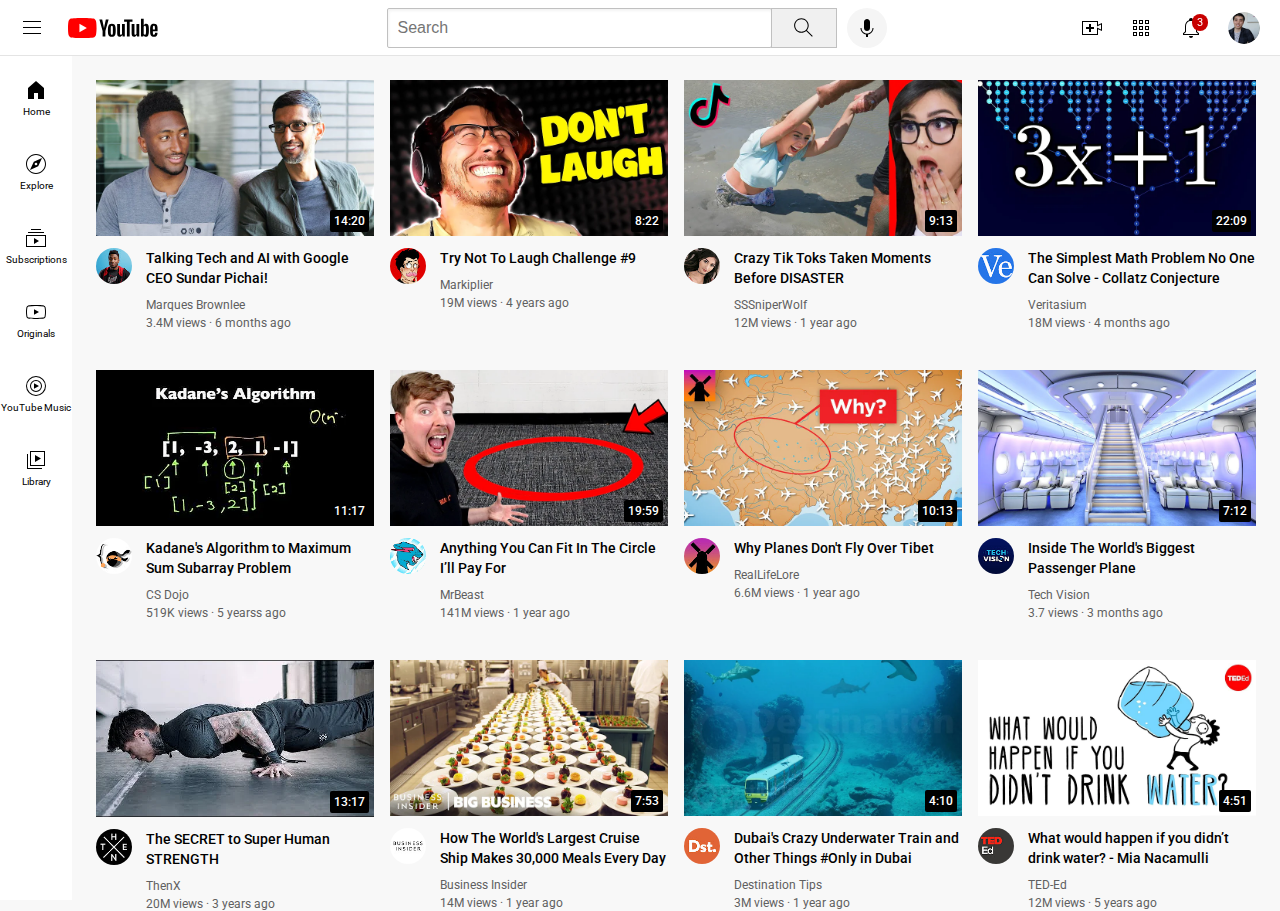
<file: index.html>
<!DOCTYPE html>
<html>

<head>
  <title>YouTube.com Clone</title>
  <link rel="preconnect" href="https://fonts.googleapis.com">
  <link rel="preconnect" href="https://fonts.gstatic.com" crossorigin>
  <link href="https://fonts.googleapis.com/css2?family=Roboto:wght@500;700&display=swap" rel="stylesheet">
  <link rel="stylesheet" href="styles/video.css">
  <link rel="stylesheet" href="styles/header.css">
  <link rel="stylesheet" href="styles/general.css">
  <link rel="stylesheet" href="styles/sidebar.css">
  <!-- <link rel="stylesheet" href="styles/sidebar.css"> -->

</head>

<body>

  <header class="header">
    <div class="left-section">
      <img class="hamburger-menu" src="icons/hamburger-menu.svg" alt="">
      <img class="youtube-logo" src="icons/youtube-logo.svg" alt="">
    </div>

    <div class="middle-section">

      <input class="search-bar" type="text" placeholder="Search">

      <button class="search-button">
        <img class="search-icon" src="icons/search.svg" alt="">
        <div class="tooltip">
          Search
        </div>
      </button>

      <button class="voice-search-button">
        <img class="voice-search-icon" src="icons/voice-search-icon.svg" alt="">
        <div class="tooltip">
          Search with your voice
        </div>
      </button>

    </div>

    <div class="right-section">

      <div class="upload-icon-container">
        <img class="upload-icon" src="icons/upload.svg" alt="">
        <div class="tooltip">
          Create
        </div>
      </div>

      <div class="youtube-apps-icon-container">
        <img class="youtube-apps-icon" src="icons/youtube-apps.svg" alt="">
        <div class="tooltip">
          YouTube Apps
        </div>
      </div>



      <div class="notifications-icon-container">
        <img class="notifications-icon" src="icons/notifications.svg" alt="">
        <div class="notifications-count">3</div>
        <div class="tooltip">
          Notifications
        </div>
      </div>

      <img class="current-user-picture" src="channel-pictures/my-channel.jpeg" alt="">

    </div>
  </header>

  <nav class="sidebar">
    <div class="sidebar-link">
      <img src="icons/home.svg" alt="">
      <div>Home</div>
    </div>
    <div class="sidebar-link">
      <img src="icons/explore.svg" alt="">
      <div>Explore</div>
    </div>
    <div class="sidebar-link">
      <img src="icons/subscriptions.svg" alt="">
      <div>Subscriptions</div>
    </div>
    <div class="sidebar-link">
      <img src="icons/originals.svg" alt="">
      <div>Originals</div>
    </div>
    <div class="sidebar-link">
      <img src="icons/youtube-music.svg" alt="">
      <div>YouTube Music</div>
    </div>
    <div class="sidebar-link">
      <img src="icons/library.svg" alt="">
      <div>Library</div>
    </div>
  </nav>

  <main>
    <section class="video-grid">
      <div class="video-preview">

        <div class="thumbnail-row">
          <img class="thumbnail" src="thumbnails/thumbnail-1.webp" alt="">
          <div class="video-time">14:20</div>
        </div>

        <div class="video-info-grid">

          <div class="channel-picture">
            <img class="profile-picture" src="channel-pictures/channel-1.jpeg" alt="">
          </div>

          <div class="video-info">
            <p class="video-title">
              Talking Tech and AI with Google CEO Sundar Pichai!
            </p>

            <p class="video-author">
              Marques Brownlee
            </p>

            <p class="video-stats">
              3.4M views &#183; 6 months ago
            </p>
          </div>

        </div>

      </div>

      <div class="video-preview">

        <div class="thumbnail-row">
          <img class="thumbnail" src="thumbnails/thumbnail-2.webp" alt="">
          <div class="video-time">8:22</div>
        </div>

        <div class="video-info-grid">

          <div class="channel-picture">
            <img class="profile-picture" src="channel-pictures/channel-2.jpeg" alt="">
          </div>

          <div class="video-info">
            <p class="video-title">
              Try Not To Laugh Challenge #9
            </p>

            <p class="video-author">
              Markiplier
            </p>

            <p class="video-stats">
              19M views &#183; 4 years ago
            </p>
          </div>

        </div>

      </div>

      <div class="video-preview">

        <div class="thumbnail-row">
          <img class="thumbnail" src="thumbnails/thumbnail-3.webp" alt="">
          <div class="video-time">9:13</div>
        </div>

        <div class="video-info-grid">

          <div class="channel-picture">
            <img class="profile-picture" src="channel-pictures/channel-3.jpeg" alt="">
          </div>

          <div class="video-info">
            <p class="video-title">
              Crazy Tik Toks Taken Moments Before DISASTER
            </p>

            <p class="video-author">
              SSSniperWolf
            </p>

            <p class="video-stats">
              12M views &#183; 1 year ago
            </p>
          </div>

        </div>

      </div>

      <div class="video-preview">

        <div class="thumbnail-row">
          <img class="thumbnail" src="thumbnails/thumbnail-4.webp" alt="">
          <div class="video-time">22:09</div>
        </div>

        <div class="video-info-grid">

          <div class="channel-picture">
            <img class="profile-picture" src="channel-pictures/channel-4.jpeg" alt="">
          </div>

          <div class="video-info">
            <p class="video-title">

              The Simplest Math Problem No One Can Solve - Collatz Conjecture
            </p>

            <p class="video-author">
              Veritasium
            </p>

            <p class="video-stats">
              18M views &#183; 4 months ago
            </p>
          </div>

        </div>

      </div>

      <div class="video-preview">

        <div class="thumbnail-row">
          <img class="thumbnail" src="thumbnails/thumbnail-5.webp" alt="">
          <div class="video-time">11:17</div>
        </div>

        <div class="video-info-grid">

          <div class="channel-picture">
            <img class="profile-picture" src="channel-pictures/channel-5.jpeg" alt="">
          </div>

          <div class="video-info">
            <p class="video-title">
              Kadane's Algorithm to Maximum Sum Subarray Problem
            </p>

            <p class="video-author">
              CS Dojo
            </p>

            <p class="video-stats">
              519K views &#183; 5 yearss ago
            </p>
          </div>

        </div>

      </div>

      <div class="video-preview">

        <div class="thumbnail-row">
          <img class="thumbnail" src="thumbnails/thumbnail-6.webp" alt="">
          <div class="video-time">19:59</div>
        </div>

        <div class="video-info-grid">

          <div class="channel-picture">
            <img class="profile-picture" src="channel-pictures/channel-6.jpeg" alt="">
          </div>

          <div class="video-info">
            <p class="video-title">
              Anything You Can Fit In The Circle I’ll Pay For
            </p>

            <p class="video-author">
              MrBeast
            </p>

            <p class="video-stats">
              141M views &#183; 1 year ago
            </p>
          </div>

        </div>

      </div>

      <div class="video-preview">

        <div class="thumbnail-row">
          <img class="thumbnail" src="thumbnails/thumbnail-7.webp" alt="">
          <div class="video-time">10:13</div>
        </div>

        <div class="video-info-grid">

          <div class="channel-picture">
            <img class="profile-picture" src="channel-pictures/channel-7.jpeg" alt="">
          </div>

          <div class="video-info">
            <p class="video-title">
              Why Planes Don't Fly Over Tibet
            </p>

            <p class="video-author">
              RealLifeLore
            </p>

            <p class="video-stats">
              6.6M views &#183; 1 year ago
            </p>
          </div>

        </div>

      </div>


      <div class="video-preview">

        <div class="thumbnail-row">
          <img class="thumbnail" src="thumbnails/thumbnail-8.webp" alt="">
          <div class="video-time">7:12</div>
        </div>

        <div class="video-info-grid">

          <div class="channel-picture">
            <img class="profile-picture" src="channel-pictures/channel-8.jpeg" alt="">
          </div>

          <div class="video-info">
            <p class="video-title">
              Inside The World's Biggest Passenger Plane
            </p>

            <p class="video-author">
              Tech Vision
            </p>

            <p class="video-stats">
              3.7 views &#183; 3 months ago
            </p>
          </div>

        </div>

      </div>

      <div class="video-preview">

        <div class="thumbnail-row">
          <img class="thumbnail" src="thumbnails/thumbnail-9.webp" alt="">
          <div class="video-time">13:17</div>
        </div>

        <div class="video-info-grid">

          <div class="channel-picture">
            <img class="profile-picture" src="channel-pictures/channel-9.jpeg" alt="">
          </div>

          <div class="video-info">
            <p class="video-title">
              The SECRET to Super Human STRENGTH
            </p>

            <p class="video-author">
              ThenX
            </p>

            <p class="video-stats">
              20M views &#183; 3 years ago
            </p>
          </div>

        </div>

      </div>

      <div class="video-preview">

        <div class="thumbnail-row">
          <img class="thumbnail" src="thumbnails/thumbnail-10.webp" alt="">
          <div class="video-time">7:53</div>
        </div>

        <div class="video-info-grid">

          <div class="channel-picture">
            <img class="profile-picture" src="channel-pictures/channel-10.jpeg" alt="">
          </div>

          <div class="video-info">
            <p class="video-title">
              How The World's Largest Cruise Ship Makes 30,000 Meals Every Day
            </p>

            <p class="video-author">
              Business Insider
            </p>

            <p class="video-stats">
              14M views &#183; 1 year ago
            </p>
          </div>

        </div>

      </div>

      <div class="video-preview">

        <div class="thumbnail-row">
          <img class="thumbnail" src="thumbnails/thumbnail-11.webp" alt="">
          <div class="video-time">4:10</div>
        </div>

        <div class="video-info-grid">

          <div class="channel-picture">
            <img class="profile-picture" src="channel-pictures/channel-11.jpeg" alt="">
          </div>

          <div class="video-info">
            <p class="video-title">
              Dubai's Crazy Underwater Train and Other Things #Only in Dubai
            </p>

            <p class="video-author">
              Destination Tips
            </p>

            <p class="video-stats">
              3M views &#183; 1 year ago
            </p>
          </div>

        </div>

      </div>

      <div class="video-preview">

        <div class="thumbnail-row">
          <img class="thumbnail" src="thumbnails/thumbnail-12.webp" alt="">
          <div class="video-time">4:51</div>
        </div>

        <div class="video-info-grid">

          <div class="channel-picture">
            <img class="profile-picture" src="channel-pictures/channel-12.jpeg" alt="">
          </div>

          <div class="video-info">
            <p class="video-title">
              What would happen if you didn’t drink water? - Mia Nacamulli
            </p>

            <p class="video-author">
              TED-Ed
            </p>

            <p class="video-stats">
              12M views &#183; 5 years ago
            </p>
          </div>

        </div>

      </div>



    </section>
  </main>

</body>

</html>
</file>
<file: styles/video.css>
.thumbnail {
    width: 100%;
}

.video-title {
    margin-top: 0;
    font-family: Roboto;
    font-size: 14px;
    font-weight: 500;
    line-height: 20px;
    margin-bottom: 10px;

}

.video-info-grid {
    display: grid;
    grid-template-columns: 50px 1fr;
}

.profile-picture {
    width: 36px;
    border-radius: 50px;
}

.thumbnail-row {
    margin-bottom: 8px;
    position: relative;
}

.video-author,
.video-stats {
    font-size: 12px;
    color: rgb(96, 96, 96);
}

.video-author {
    margin-bottom: 4px;
}

.video-grid {
    display: grid;
    grid-template-columns: 1fr 1fr 1fr;
    column-gap: 16px;
    row-gap: 40px;
}

@media (max-width: 750px) {
    .video-grid {
        grid-template-columns: 1fr 1fr;
    }

    @media (min-width: 751px) and (max-width: 999px) {
        .video-grid {
            grid-template-columns: 1fr 1fr 1fr;
        }
    }
}

@media (min-width: 1000px) {
    .video-grid {
        grid-template-columns: 1fr 1fr 1fr 1fr;
    }
}




.video-time {
    background-color: black;
    font-size: 12px;
    font-weight: 500;
    padding: 4px;
    border-radius: 2px;
    color: white;
    position: absolute;
    bottom: 8px;
    right: 5px;
}
</file>
<file: styles/header.css>
.header {
  height: 55px;
  display: flex;
  flex-direction: row;
  justify-content: space-between;
  position: fixed;
  top: 0;
  left: 0;
  right: 0;

  background-color: white;
  border-bottom-width: 1px;
  border-bottom-style: solid;
  border-bottom-color: rgb(228, 228, 228);
  z-index: 100;

}

.left-section {
  display: flex;
  align-items: center;
}

.hamburger-menu {
  height: 24px;
  margin-left: 20px;
  margin-right: 24px;
}

.youtube-logo {
  height: 20px;
}

.middle-section {
  flex: 1;
  margin-left: 70px;
  margin-right: 35px;
  max-width: 500px;
  display: flex;
  align-items: center;
}

.search-bar {
  flex: 1;
  height: 36px;
  padding-left: 10px;
  font-size: 16px;
  border: 1px solid rgb(192, 192, 192);
  border-radius: 2px;
  box-shadow: inset 1px 2px 3px rgba(0, 0, 0, 0.05);
  width: 0;

}

.search-bar::placeholder {
  font-size: 16px;
}

.search-button {
  height: 40px;
  width: 66px;
  background-color: rgb(240, 240, 240);
  border-width: 1px;
  border-style: solid;
  border-color: rgb(192, 192, 192);
  margin-left: -1px;
  margin-right: 10px;
}

.search-button,
.voice-search-button,
.upload-icon-container,
.youtube-apps-icon-container,
.notifications-icon-container {
  position: relative;
  display: flex;
  justify-content: center;
  align-items: center;
}

.search-button .tooltip,
.voice-search-button .tooltip,
.upload-icon-container .tooltip,
.youtube-apps-icon-container .tooltip,
.notifications-icon-container .tooltip {
  position: absolute;
  background-color: grey;
  color: white;
  padding-top: 4px;
  padding-bottom: 4px;
  padding-left: 8px;
  padding-right: 8px;
  border-radius: 2px;
  font-size: 12px;
  bottom: -30px;
  opacity: 0;
  transition: opacity 0.15s;
  pointer-events: none;
  white-space: nowrap;
}

.search-button:hover .tooltip,
.voice-search-button:hover .tooltip,
.upload-icon-container:hover .tooltip,
.youtube-apps-icon-container:hover .tooltip,
.notifications-icon-container:hover .tooltip {
  opacity: 1;
}

.search-icon {
  height: 25px;
}


.voice-search-button {
  height: 40px;
  width: 40px;
  border-radius: 20px;
  border: none;
  background-color: rgb(245, 245, 245);
}



.voice-search-icon {
  height: 24px;


}

.right-section {
  width: 180px;
  margin-right: 20px;
  display: flex;
  align-items: center;
  justify-content: space-between;
  flex-shrink: 0;

}

.upload-icon {
  height: 24px;
}

.youtube-apps-icon {
  height: 24px;
}

.notifications-icon {
  height: 24px;
}

.notifications-icon-container {
  position: relative;

}

.notifications-count {
  font-size: 11px;
  padding-right: 5px;
  padding-left: 5px;
  padding-top: 2px;
  padding-bottom: 2px;
  border-radius: 10px;
  position: absolute;
  top: -2px;
  right: -5px;
  background-color: rgb(200, 0, 0);
  color: white;

}

.current-user-picture {
  height: 32px;
  border-radius: 16px;
}
</file>
<file: styles/general.css>
p {
  margin-top: 0;
  margin-bottom: 0;
}

body {
  font-family: Roboto, Arial;
  margin: 0;
  padding-top: 80px;
  padding-left: 96px;
  padding-right: 24px;
  background-color: rgb(248, 248, 248);
}
</file>
<file: styles/sidebar.css>
.sidebar {
  position: fixed;
  left: 0;
  bottom: 0;
  top: 55px;
  background-color: white;
  width: 72px;
  z-index: index 200;
  padding-top: 5px;
}

.sidebar-link {
  height: 74px;
  display: flex;
  justify-content: center;
  align-items: center;
  flex-direction: column;
  cursor: pointer;
}

.sidebar-link:hover {
  background-color: rgb(235, 235, 235);
}

.sidebar-link img {
  height: 24px;
  margin-bottom: 4px;

}

.sidebar-link div {
  font-size: 10px;

}
</file>
